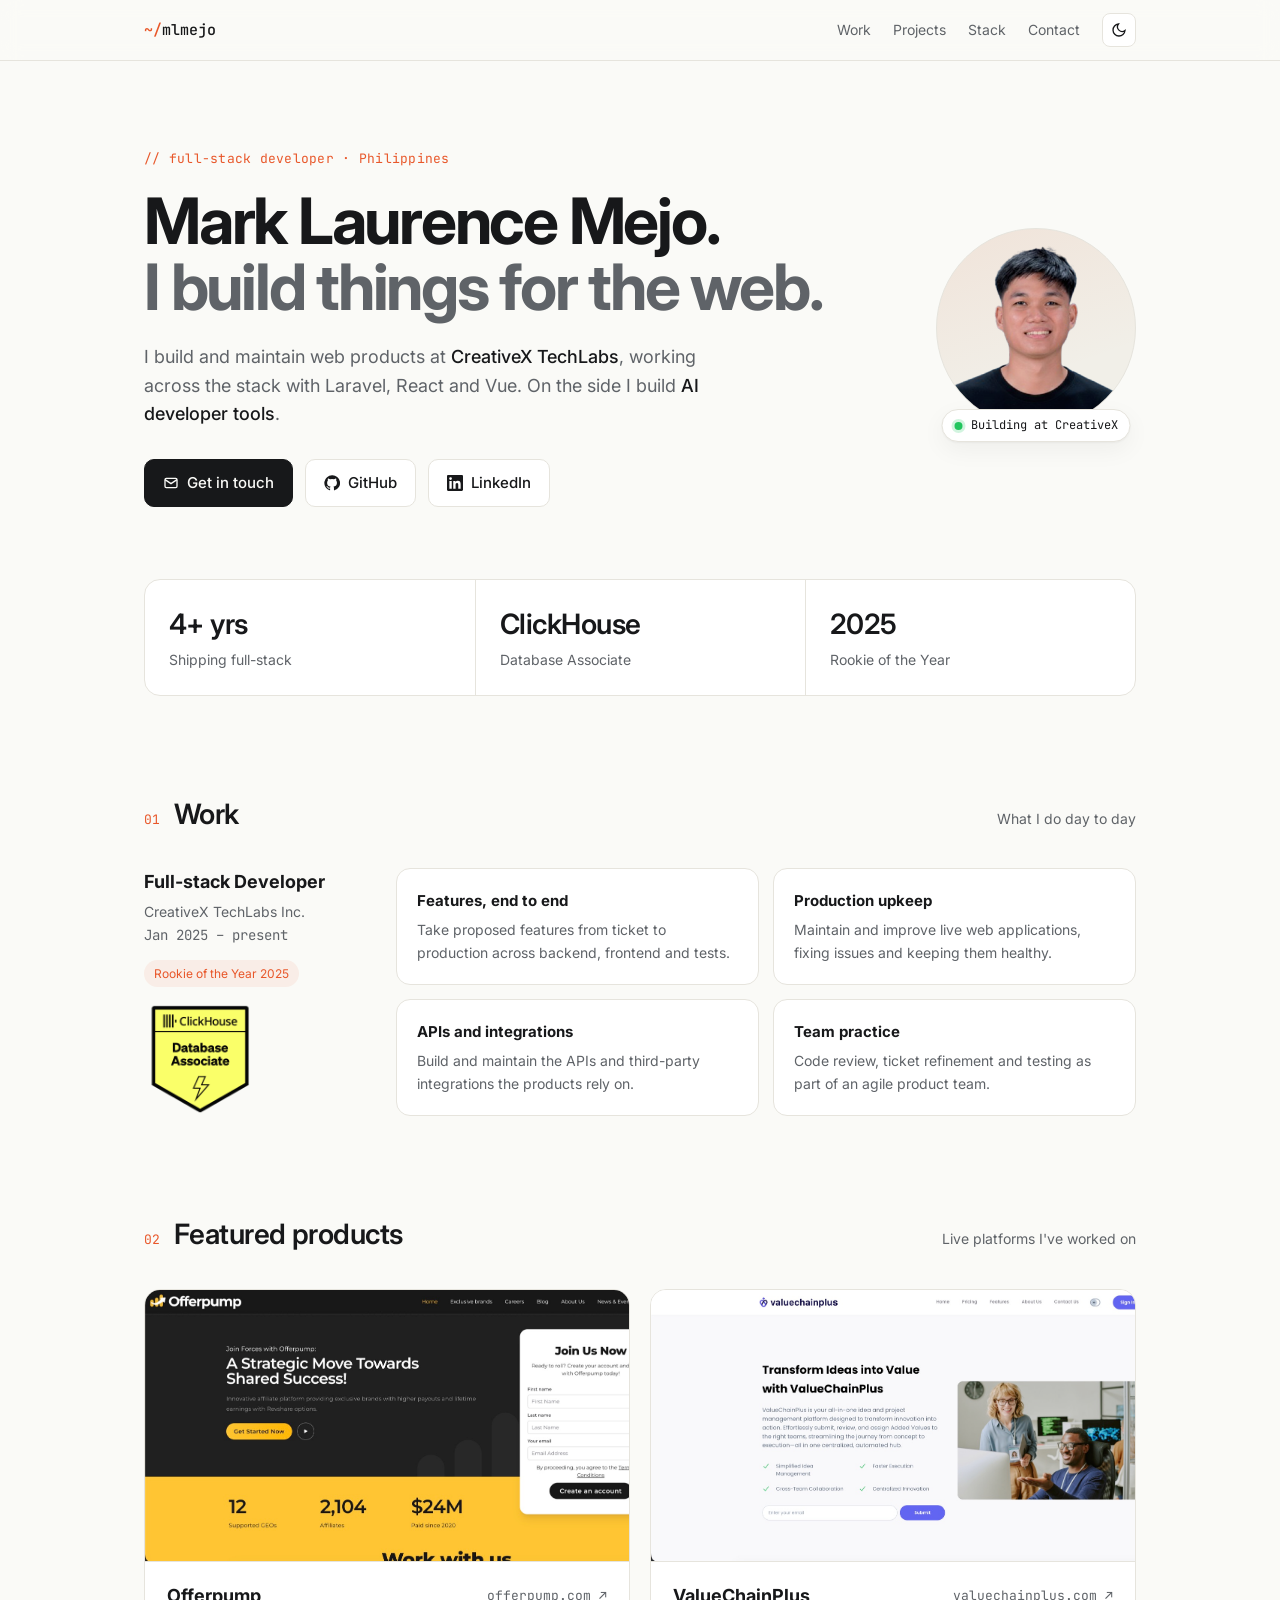
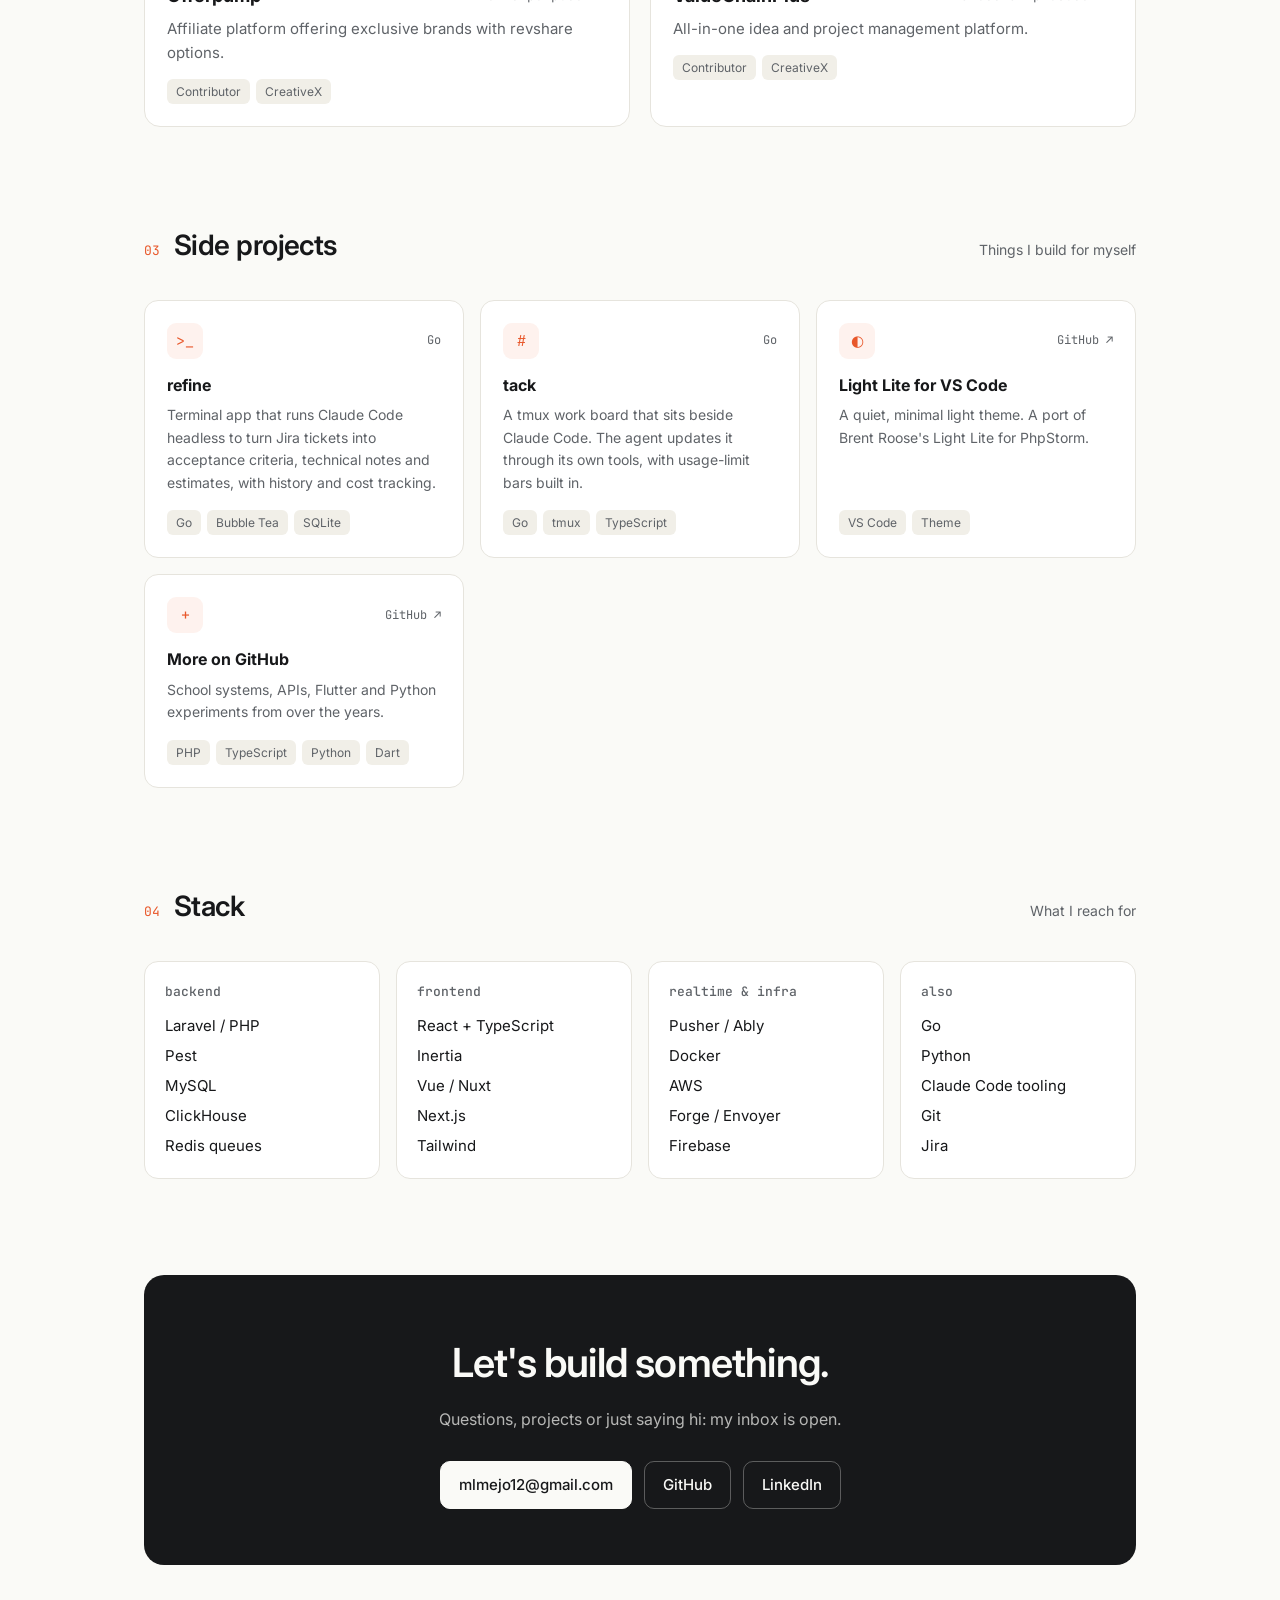
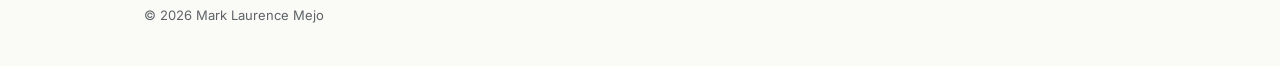
<file: index.html>
<!doctype html>
<html lang="en">
<head>
<meta charset="utf-8">
<meta name="viewport" content="width=device-width, initial-scale=1">
<title>Mark Mejo</title>
<meta name="description" content="Mark Laurence Mejo, full-stack developer building product platforms with Laravel, React and Vue.">
<meta property="og:title" content="Mark Mejo">
<meta property="og:description" content="Full-stack developer building product platforms with Laravel, React and Vue.">
<meta property="og:image" content="https://mlmejo.github.io/assets/img/me.png">
<meta property="og:url" content="https://mlmejo.github.io/">
<link rel="icon" href="/assets/img/fav.svg" type="image/svg+xml">
<link rel="icon" href="/assets/img/fav.png" type="image/png">
<link rel="apple-touch-icon" href="/assets/img/apple-touch-icon.png">
<link rel="preconnect" href="https://fonts.googleapis.com">
<link rel="preconnect" href="https://fonts.gstatic.com" crossorigin>
<link href="https://fonts.googleapis.com/css2?family=Inter:wght@400;500;600;700&family=JetBrains+Mono:wght@400;500&display=swap" rel="stylesheet">
<script>
  try { var t = localStorage.getItem("theme"); if (t) document.documentElement.dataset.theme = t; } catch (e) {}
</script>
<style>
  :root {
    --bg: #fafaf7;
    --surface: #ffffff;
    --text: #17181a;
    --muted: #5f6368;
    --line: #e6e4dd;
    --accent: #e8572a;
    --accent-soft: #e8572a14;
    --chip: #f1efe8;
    --shadow: 0 1px 2px #0000000a, 0 8px 24px #0000000d;
    color-scheme: light;
  }
  @media (prefers-color-scheme: dark) {
    :root:not([data-theme="light"]) {
      --bg: #0f1012;
      --surface: #17181b;
      --text: #ecebe6;
      --muted: #9a9ca1;
      --line: #26282c;
      --accent: #ff7a4d;
      --accent-soft: #ff7a4d1a;
      --chip: #1e2024;
      --shadow: 0 1px 2px #00000040, 0 8px 24px #00000040;
      color-scheme: dark;
    }
  }
  :root[data-theme="dark"] {
    --bg: #0f1012;
    --surface: #17181b;
    --text: #ecebe6;
    --muted: #9a9ca1;
    --line: #26282c;
    --accent: #ff7a4d;
    --accent-soft: #ff7a4d1a;
    --chip: #1e2024;
    --shadow: 0 1px 2px #00000040, 0 8px 24px #00000040;
    color-scheme: dark;
  }

  * { box-sizing: border-box; }
  html { scroll-behavior: smooth; }
  body {
    margin: 0;
    background: var(--bg);
    color: var(--text);
    font: 16px/1.6 Inter, system-ui, -apple-system, sans-serif;
    -webkit-font-smoothing: antialiased;
  }
  a { color: inherit; }
  img { max-width: 100%; display: block; }
  .mono { font-family: "JetBrains Mono", ui-monospace, monospace; }
  .wrap { max-width: 1040px; margin: 0 auto; padding: 0 24px; }

  /* Nav */
  header {
    position: sticky; top: 0; z-index: 10;
    background: color-mix(in srgb, var(--bg) 82%, transparent);
    backdrop-filter: blur(10px);
    border-bottom: 1px solid var(--line);
  }
  header .wrap { display: flex; align-items: center; justify-content: space-between; height: 60px; }
  .brand { font-weight: 500; text-decoration: none; font-size: 15px; }
  .brand span { color: var(--accent); }
  nav { display: flex; align-items: center; gap: 22px; font-size: 14px; }
  nav a { text-decoration: none; color: var(--muted); }
  nav a:hover { color: var(--text); }
  .toggle {
    width: 34px; height: 34px; border-radius: 8px;
    border: 1px solid var(--line); background: var(--surface); color: var(--text);
    cursor: pointer; display: grid; place-items: center;
  }

  /* Hero */
  .hero { padding: 88px 0 72px; display: grid; grid-template-columns: 1fr 200px; gap: 56px; align-items: center; }
  .eyebrow { color: var(--accent); font-size: 13px; letter-spacing: .02em; margin: 0 0 18px; }
  h1 { font-size: clamp(40px, 6vw, 64px); line-height: 1.04; letter-spacing: -0.035em; margin: 0 0 22px; font-weight: 700; }
  h1 em { font-style: normal; color: var(--muted); }
  .lede { font-size: 18px; color: var(--muted); max-width: 34em; margin: 0 0 30px; }
  .lede strong { color: var(--text); font-weight: 500; }
  .cta { display: flex; gap: 12px; flex-wrap: wrap; }
  .btn {
    display: inline-flex; align-items: center; gap: 8px;
    padding: 11px 18px; border-radius: 10px; text-decoration: none;
    font-weight: 500; font-size: 15px; border: 1px solid var(--line); background: var(--surface);
    transition: transform .15s, border-color .15s;
  }
  .btn:hover { transform: translateY(-1px); border-color: var(--muted); }
  .btn.primary { background: var(--text); color: var(--bg); border-color: var(--text); }
  .btn svg { width: 16px; height: 16px; }
  .portrait { position: relative; width: 200px; justify-self: end; }
  .portrait img {
    width: 100%; height: auto; aspect-ratio: 1; border-radius: 50%; object-fit: cover;
    background: linear-gradient(160deg, var(--accent-soft), transparent 70%), var(--chip);
    border: 1px solid var(--line);
  }
  .status {
    position: absolute; left: 50%; bottom: -14px; transform: translateX(-50%); white-space: nowrap;
    background: var(--surface); border: 1px solid var(--line); border-radius: 999px;
    padding: 6px 12px; font-size: 12px; display: flex; align-items: center; gap: 8px; box-shadow: var(--shadow);
  }
  .status i { width: 8px; height: 8px; border-radius: 50%; background: #22c55e; box-shadow: 0 0 0 3px #22c55e33; }

  /* Stats */
  .stats { display: grid; grid-template-columns: repeat(3, 1fr); border: 1px solid var(--line); border-radius: 16px; background: var(--surface); }
  .stat { padding: 22px 24px; }
  .stat + .stat { border-left: 1px solid var(--line); }
  .stat b { display: block; font-size: 28px; letter-spacing: -0.02em; font-weight: 600; }
  .stat span { color: var(--muted); font-size: 14px; }

  /* Sections */
  section { padding: 96px 0 0; }
  .sec-head { display: flex; align-items: baseline; gap: 14px; margin-bottom: 32px; }
  .sec-head .num { color: var(--accent); font-size: 13px; }
  h2 { font-size: 28px; letter-spacing: -0.02em; margin: 0; font-weight: 600; }
  .sec-head p { margin: 0 0 0 auto; color: var(--muted); font-size: 14px; }

  /* Experience */
  .job { display: grid; grid-template-columns: 220px 1fr; gap: 32px; }
  .job-meta h3 { margin: 0 0 4px; font-size: 18px; }
  .job-meta p { margin: 0; color: var(--muted); font-size: 14px; }
  .cert { margin-top: 16px; width: 112px; height: auto; }
  .badge { display: inline-block; margin-top: 14px; font-size: 12px; padding: 4px 10px; border-radius: 999px; background: var(--accent-soft); color: var(--accent); }
  .wins { display: grid; grid-template-columns: 1fr 1fr; gap: 14px; }
  .win { padding: 20px; border: 1px solid var(--line); border-radius: 14px; background: var(--surface); }
  .win h4 { margin: 0 0 6px; font-size: 15px; }
  .win p { margin: 0; color: var(--muted); font-size: 14px; }

  /* Featured products */
  .products { display: grid; grid-template-columns: 1fr 1fr; gap: 20px; }
  .product {
    display: block; text-decoration: none; border: 1px solid var(--line); border-radius: 16px;
    overflow: hidden; background: var(--surface); transition: transform .2s, box-shadow .2s;
  }
  .product:hover { transform: translateY(-3px); box-shadow: var(--shadow); }
  .product .shot { aspect-ratio: 16/9; overflow: hidden; border-bottom: 1px solid var(--line); }
  .product .shot img { width: 100%; height: 100%; object-fit: cover; object-position: top left; transition: transform .4s; }
  .product:hover .shot img { transform: scale(1.03); }
  .product .body { padding: 20px 22px 22px; }
  .product h3 { margin: 0 0 6px; font-size: 18px; display: flex; justify-content: space-between; align-items: center; }
  .product h3 small { color: var(--muted); font-weight: 400; font-size: 13px; }
  .product p { margin: 0 0 14px; color: var(--muted); font-size: 15px; }
  .tags { display: flex; flex-wrap: wrap; gap: 6px; }
  .tags span { font-size: 12px; padding: 3px 9px; border-radius: 6px; background: var(--chip); color: var(--muted); }

  /* Side projects */
  .grid { display: grid; grid-template-columns: repeat(3, 1fr); gap: 16px; }
  .card {
    display: flex; flex-direction: column; padding: 22px; border: 1px solid var(--line); border-radius: 14px;
    background: var(--surface); text-decoration: none; transition: border-color .2s, transform .2s;
  }
  a.card:hover { border-color: var(--accent); transform: translateY(-2px); }
  .card .top { display: flex; justify-content: space-between; align-items: center; margin-bottom: 14px; }
  .card .icon { width: 36px; height: 36px; border-radius: 9px; display: grid; place-items: center; background: var(--accent-soft); color: var(--accent); font-size: 15px; }
  .card .where { font-size: 12px; color: var(--muted); }
  .card h3 { margin: 0 0 6px; font-size: 16px; }
  .card p { margin: 0 0 16px; color: var(--muted); font-size: 14px; flex: 1; }

  /* Stack */
  .stack { display: grid; grid-template-columns: repeat(4, 1fr); gap: 16px; }
  .stack div { padding: 20px; border: 1px solid var(--line); border-radius: 14px; background: var(--surface); }
  .stack h4 { margin: 0 0 12px; font-size: 13px; color: var(--muted); font-weight: 500; }
  .stack ul { list-style: none; margin: 0; padding: 0; display: grid; gap: 6px; font-size: 15px; }

  /* Contact */
  .contact {
    margin-top: 96px; padding: 56px; border-radius: 20px; text-align: center;
    background: var(--text); color: var(--bg);
  }
  .contact h2 { font-size: clamp(28px, 4vw, 40px); margin-bottom: 12px; }
  .contact p { margin: 0 auto 28px; max-width: 30em; opacity: .7; }
  .contact .btn { background: var(--bg); color: var(--text); border-color: var(--bg); }
  .contact .btn.ghost { background: transparent; color: var(--bg); border-color: color-mix(in srgb, var(--bg) 30%, transparent); }
  .contact .cta { justify-content: center; }

  footer { padding: 40px 0; color: var(--muted); font-size: 13px; }
  footer .wrap { display: flex; justify-content: space-between; gap: 16px; flex-wrap: wrap; }

  /* Reveal */
  .reveal { opacity: 0; transform: translateY(14px); transition: opacity .6s ease, transform .6s ease; }
  .reveal.in { opacity: 1; transform: none; }
  @media (prefers-reduced-motion: reduce) {
    .reveal { opacity: 1; transform: none; transition: none; }
    html { scroll-behavior: auto; }
  }

  @media (max-width: 860px) {
    .hero { grid-template-columns: 1fr; padding: 56px 0 48px; }
    .portrait { width: 132px; order: -1; justify-self: start; margin-bottom: 16px; }
    .status { left: 0; transform: none; }
    .stat { padding: 18px 16px; }
    .stat b { font-size: 22px; }
    .job { grid-template-columns: 1fr; gap: 20px; }
    .grid, .stack { grid-template-columns: 1fr 1fr; }
    .sec-head p { display: none; }
  }
  @media (max-width: 600px) {
    .wrap { padding: 0 16px; }
    nav a.hide-sm { display: none; }
    .wins, .products, .grid, .stack { grid-template-columns: 1fr; }
    .contact { padding: 40px 20px; }
    section { padding-top: 72px; }
  }
</style>
</head>
<body>

<header>
  <div class="wrap">
    <a class="brand mono" href="#top"><span>~/</span>mlmejo</a>
    <nav>
      <a class="hide-sm" href="#work">Work</a>
      <a class="hide-sm" href="#projects">Projects</a>
      <a class="hide-sm" href="#stack">Stack</a>
      <a href="#contact">Contact</a>
      <button class="toggle" id="toggle" aria-label="Toggle color theme">
        <svg width="16" height="16" viewBox="0 0 24 24" fill="none" stroke="currentColor" stroke-width="2" stroke-linecap="round"><path d="M21 12.8A9 9 0 1 1 11.2 3a7 7 0 0 0 9.8 9.8z"/></svg>
      </button>
    </nav>
  </div>
</header>

<main class="wrap" id="top">

  <div class="hero">
    <div>
      <p class="eyebrow mono">// full-stack developer · Philippines</p>
      <h1>Mark Laurence Mejo.<br><em>I build things for the web.</em></h1>
      <p class="lede">
        I build and maintain web products at <strong>CreativeX TechLabs</strong>, working across
        the stack with Laravel, React and Vue.
        On the side I build <strong>AI developer tools</strong>. 
      </p>
      <div class="cta">
        <a class="btn primary" href="mailto:mlmejo12@gmail.com">
          <svg viewBox="0 0 24 24" fill="none" stroke="currentColor" stroke-width="2"><rect x="3" y="5" width="18" height="14" rx="2"/><path d="m3 7 9 6 9-6"/></svg>
          Get in touch
        </a>
        <a class="btn" href="https://github.com/mlmejo" target="_blank" rel="noopener">
          <svg viewBox="0 0 24 24" fill="currentColor"><path d="M12 .5a11.5 11.5 0 0 0-3.64 22.41c.58.1.79-.25.79-.56v-2c-3.2.7-3.88-1.37-3.88-1.37-.52-1.33-1.28-1.69-1.28-1.69-1.04-.71.08-.7.08-.7 1.16.08 1.77 1.19 1.77 1.19 1.03 1.76 2.7 1.25 3.36.96.1-.75.4-1.25.73-1.54-2.55-.29-5.24-1.28-5.24-5.68 0-1.26.45-2.28 1.19-3.09-.12-.29-.52-1.46.11-3.05 0 0 .97-.31 3.17 1.18a11 11 0 0 1 5.77 0c2.2-1.49 3.17-1.18 3.17-1.18.63 1.59.23 2.76.11 3.05.74.81 1.19 1.83 1.19 3.09 0 4.41-2.69 5.39-5.25 5.67.41.36.78 1.06.78 2.14v3.17c0 .31.21.67.8.56A11.5 11.5 0 0 0 12 .5z"/></svg>
          GitHub
        </a>
        <a class="btn" href="https://www.linkedin.com/in/mark-laurence-mejo-50149737b" target="_blank" rel="noopener">
          <svg viewBox="0 0 24 24" fill="currentColor"><path d="M20.45 20.45h-3.55v-5.57c0-1.33-.03-3.04-1.85-3.04-1.86 0-2.14 1.45-2.14 2.94v5.67H9.36V9h3.41v1.56h.05a3.74 3.74 0 0 1 3.37-1.85c3.6 0 4.26 2.37 4.26 5.46v6.28zM5.34 7.43a2.06 2.06 0 1 1 0-4.12 2.06 2.06 0 0 1 0 4.12zM7.12 20.45H3.56V9h3.56v11.45zM22.22 0H1.77C.79 0 0 .77 0 1.73v20.54C0 23.23.79 24 1.77 24h20.45c.98 0 1.78-.77 1.78-1.73V1.73C24 .77 23.2 0 22.22 0z"/></svg>
          LinkedIn
        </a>
      </div>
    </div>
    <div class="portrait">
      <img src="/assets/img/avatar.png" alt="Portrait of Mark Mejo" width="320" height="320">
      <div class="status mono"><i></i>Building at CreativeX</div>
    </div>
  </div>

  <div class="stats reveal">
    <div class="stat"><b>4+ yrs</b><span>Shipping full-stack</span></div>
    <div class="stat"><b>ClickHouse</b><span>Database Associate</span></div>
    <div class="stat"><b>2025</b><span>Rookie of the Year</span></div>
  </div>

  <section id="work">
    <div class="sec-head reveal">
      <span class="num mono">01</span><h2>Work</h2>
      <p>What I do day to day</p>
    </div>
    <div class="job reveal">
      <div class="job-meta">
        <h3>Full-stack Developer</h3>
        <p>CreativeX TechLabs Inc.</p>
        <p class="mono">Jan 2025 – present</p>
        <span class="badge">Rookie of the Year 2025</span>
        <img class="cert" src="/assets/img/clickhouse-database-associate.png" alt="ClickHouse Database Associate certification badge" width="120" height="120" loading="lazy">
      </div>
      <div class="wins">
        <div class="win">
          <h4>Features, end to end</h4>
          <p>Take proposed features from ticket to production across backend, frontend and tests.</p>
        </div>
        <div class="win">
          <h4>Production upkeep</h4>
          <p>Maintain and improve live web applications, fixing issues and keeping them healthy.</p>
        </div>
        <div class="win">
          <h4>APIs and integrations</h4>
          <p>Build and maintain the APIs and third-party integrations the products rely on.</p>
        </div>
        <div class="win">
          <h4>Team practice</h4>
          <p>Code review, ticket refinement and testing as part of an agile product team.</p>
        </div>
      </div>
    </div>
  </section>

  <section>
    <div class="sec-head reveal">
      <span class="num mono">02</span><h2>Featured products</h2>
      <p>Live platforms I've worked on</p>
    </div>
    <div class="products">
      <a class="product reveal" href="https://offerpump.com" target="_blank" rel="noopener">
        <div class="shot"><img src="/assets/img/offerpump.jpg" alt="Offerpump homepage" loading="lazy" width="1600" height="722"></div>
        <div class="body">
          <h3>Offerpump <small class="mono">offerpump.com ↗</small></h3>
          <p>Affiliate platform offering exclusive brands with revshare options.</p>
          <div class="tags"><span>Contributor</span><span>CreativeX</span></div>
        </div>
      </a>
      <a class="product reveal" href="https://valuechainplus.com" target="_blank" rel="noopener">
        <div class="shot"><img src="/assets/img/valuechainplus.jpg" alt="ValueChainPlus homepage" loading="lazy" width="1600" height="723"></div>
        <div class="body">
          <h3>ValueChainPlus <small class="mono">valuechainplus.com ↗</small></h3>
          <p>All-in-one idea and project management platform.</p>
          <div class="tags"><span>Contributor</span><span>CreativeX</span></div>
        </div>
      </a>
    </div>
  </section>

  <section id="projects">
    <div class="sec-head reveal">
      <span class="num mono">03</span><h2>Side projects</h2>
      <p>Things I build for myself</p>
    </div>
    <div class="grid">
      <div class="card reveal">
        <div class="top"><span class="icon mono">&gt;_</span><span class="where mono">Go</span></div>
        <h3>refine</h3>
        <p>Terminal app that runs Claude Code headless to turn Jira tickets into acceptance criteria, technical notes and estimates, with history and cost tracking.</p>
        <div class="tags"><span>Go</span><span>Bubble Tea</span><span>SQLite</span></div>
      </div>
      <div class="card reveal">
        <div class="top"><span class="icon mono">#</span><span class="where mono">Go</span></div>
        <h3>tack</h3>
        <p>A tmux work board that sits beside Claude Code. The agent updates it through its own tools, with usage-limit bars built in.</p>
        <div class="tags"><span>Go</span><span>tmux</span><span>TypeScript</span></div>
      </div>
      <a class="card reveal" href="https://github.com/mlmejo/vscode-light-theme" target="_blank" rel="noopener">
        <div class="top"><span class="icon mono">◐</span><span class="where mono">GitHub ↗</span></div>
        <h3>Light Lite for VS Code</h3>
        <p>A quiet, minimal light theme. A port of Brent Roose's Light Lite for PhpStorm.</p>
        <div class="tags"><span>VS Code</span><span>Theme</span></div>
      </a>
      <a class="card reveal" href="https://github.com/mlmejo?tab=repositories" target="_blank" rel="noopener">
        <div class="top"><span class="icon mono">+</span><span class="where mono">GitHub ↗</span></div>
        <h3>More on GitHub</h3>
        <p>School systems, APIs, Flutter and Python experiments from over the years.</p>
        <div class="tags"><span>PHP</span><span>TypeScript</span><span>Python</span><span>Dart</span></div>
      </a>
    </div>
  </section>

  <section id="stack">
    <div class="sec-head reveal">
      <span class="num mono">04</span><h2>Stack</h2>
      <p>What I reach for</p>
    </div>
    <div class="stack reveal">
      <div><h4 class="mono">backend</h4><ul><li>Laravel / PHP</li><li>Pest</li><li>MySQL</li><li>ClickHouse</li><li>Redis queues</li></ul></div>
      <div><h4 class="mono">frontend</h4><ul><li>React + TypeScript</li><li>Inertia</li><li>Vue / Nuxt</li><li>Next.js</li><li>Tailwind</li></ul></div>
      <div><h4 class="mono">realtime &amp; infra</h4><ul><li>Pusher / Ably</li><li>Docker</li><li>AWS</li><li>Forge / Envoyer</li><li>Firebase</li></ul></div>
      <div><h4 class="mono">also</h4><ul><li>Go</li><li>Python</li><li>Claude Code tooling</li><li>Git</li><li>Jira</li></ul></div>
    </div>
  </section>

  <div class="contact reveal" id="contact">
    <h2>Let's build something.</h2>
    <p>Questions, projects or just saying hi: my inbox is open.</p>
    <div class="cta">
      <a class="btn" href="mailto:mlmejo12@gmail.com">mlmejo12@gmail.com</a>
      <a class="btn ghost" href="https://github.com/mlmejo" target="_blank" rel="noopener">GitHub</a>
      <a class="btn ghost" href="https://www.linkedin.com/in/mark-laurence-mejo-50149737b" target="_blank" rel="noopener">LinkedIn</a>
    </div>
  </div>
</main>

<footer>
  <div class="wrap">
    <span>© <span id="year">2026</span> Mark Laurence Mejo</span>
  </div>
</footer>

<script>
  document.getElementById("year").textContent = new Date().getFullYear();

  document.getElementById("toggle").addEventListener("click", function () {
    var root = document.documentElement;
    var dark = root.dataset.theme
      ? root.dataset.theme === "dark"
      : matchMedia("(prefers-color-scheme: dark)").matches;
    root.dataset.theme = dark ? "light" : "dark";
    try { localStorage.setItem("theme", root.dataset.theme); } catch (e) {}
  });

  if ("IntersectionObserver" in window) {
    var io = new IntersectionObserver(function (entries) {
      entries.forEach(function (e) {
        if (e.isIntersecting) { e.target.classList.add("in"); io.unobserve(e.target); }
      });
    }, { threshold: 0.12 });
    document.querySelectorAll(".reveal").forEach(function (el) { io.observe(el); });
  } else {
    document.querySelectorAll(".reveal").forEach(function (el) { el.classList.add("in"); });
  }
</script>
</body>
</html>
</file>
